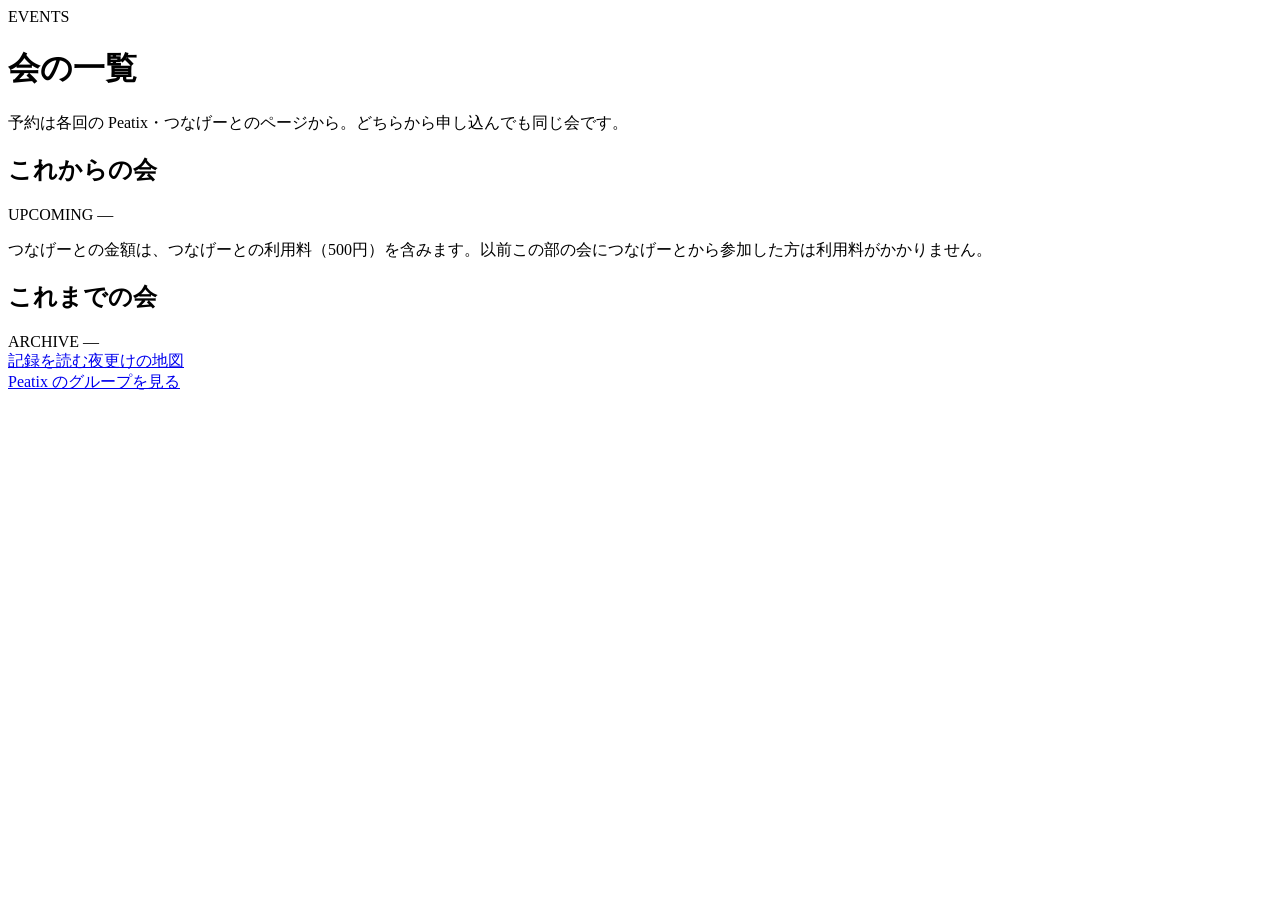
<file: site/events/index.html>
<!doctype html>
<html lang="ja">
<head>
<!--@head-->
<title>会の一覧｜夜更文化部</title>
<meta name="description" content="夜更文化部のこれからの会と、これまでの会の一覧です。美術館・博物館へ週に1回。">
<!--@jsonld-->
</head>
<body>
<!--@bar-->
<div class="ph">
  <div class="wrap">
    <span class="lab">EVENTS</span>
    <h1>会の一覧</h1>
    <p>予約は各回の Peatix・つなげーとのページから。どちらから申し込んでも同じ会です。</p>
  </div>
</div>

<section class="sec">
  <div class="wrap">
    <div class="head"><h2>これからの会</h2><span class="lab">UPCOMING — <!--@count_up--></span></div>
    <!--@upcoming-->
    <p class="muted" style="margin-top:16px">つなげーとの金額は、つなげーとの利用料（500円）を含みます。以前この部の会につなげーとから参加した方は利用料がかかりません。</p>
  </div>
</section>

<section class="sec paper">
  <div class="wrap">
    <div class="head"><h2>これまでの会</h2><span class="lab">ARCHIVE — <!--@count_past--></span></div>
    <!--@past-->
    <div class="btns"><a class="btn" href="../journal/">記録を読む</a><a class="btn" href="../map/">夜更けの地図</a></div>
  </div>
</section>

<!--@foot-->
<a class="fixed" href="https://peatix.com/group/16564403">Peatix のグループを見る</a>
</body>
</html>
</file>
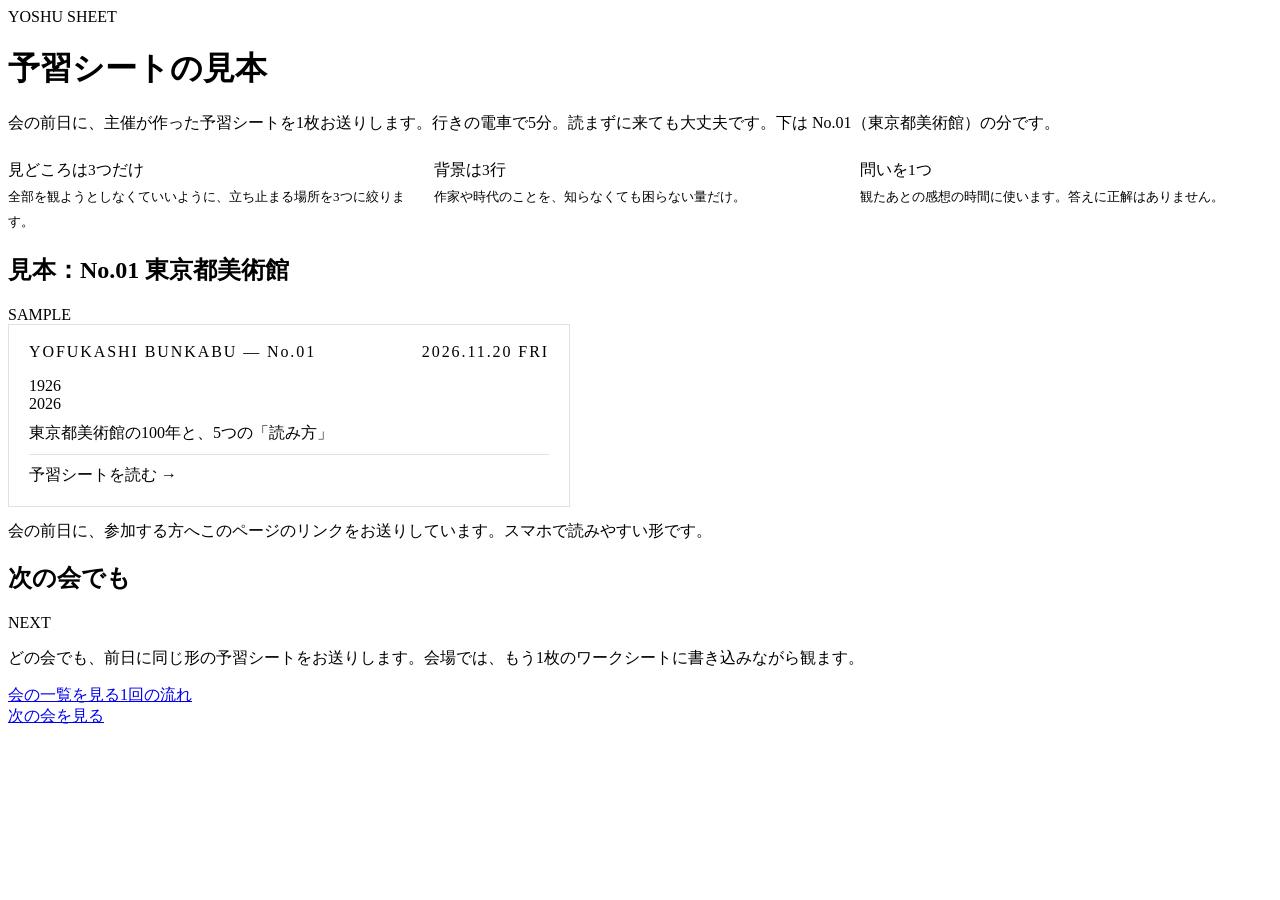
<file: site/yoshu/index.html>
<!doctype html>
<html lang="ja">
<head>
<!--@head-->
<title>予習シートの見本｜夜更文化部</title>
<meta name="description" content="夜更文化部が会の前日に送る予習シートの見本です。見どころ3つ・3行の背景・感想タイムの問い。行きの電車で5分で読めます。">
<style>
/* 予習シートの見本：紙1枚に見える組み（中身は イベント企画/2026-11-20_東京都美術館100周年/予習シート.md） */
.sheet { background: #fff; color: var(--ai); max-width: 680px; margin: 0 auto; padding: clamp(24px, 5vw, 48px); border: 1px solid #1c233822; box-shadow: 0 1px 0 #1c233811, 0 12px 30px -18px #1c233855; }
.sheet .top { display: flex; justify-content: space-between; gap: 12px; font-family: var(--lab); font-size: 10.5px; letter-spacing: .16em; color: var(--haiai); border-bottom: 1px solid var(--ai); padding-bottom: 8px; margin-bottom: 18px; flex-wrap: wrap; }
.sheet h2 { font-size: clamp(20px, 3.6vw, 26px); font-weight: 700; line-height: 1.5; margin: 0 0 6px; letter-spacing: .04em; }
.sheet .ex { font-family: var(--goth); font-size: 12.5px; color: var(--haiai); margin: 0 0 22px; line-height: 1.8; }
.sheet h3 { font-family: var(--lab); font-weight: 400; font-size: 10.5px; letter-spacing: .22em; color: var(--haiai); margin: 26px 0 8px; display: flex; align-items: center; gap: 10px; }
.sheet h3::after { content: ""; flex: 1; height: 1px; background: #1c233822; }
.sheet p { font-size: 14.5px; line-height: 2; margin: 0 0 10px; }
.sheet ol { margin: 0; padding: 0; list-style: none; counter-reset: k; }
.sheet ol li { counter-increment: k; display: grid; grid-template-columns: 36px minmax(0, 1fr); gap: 8px; padding: 10px 0; border-top: 1px dashed #1c233833; font-size: 14.5px; line-height: 1.95; }
.sheet ol li::before { content: counter(k); font-family: var(--num); font-size: 30px; line-height: 1; }
.sheet ol li b { font-weight: 700; }
.sheet ul { margin: 0; padding: 0 0 0 1.1em; font-size: 14px; line-height: 1.95; }
.sheet .q { background: var(--ai); color: var(--kinari); padding: 18px 20px; font-size: 16px; line-height: 1.9; margin: 4px 0 0; }
.sheet .q::before { content: "Q."; font-family: var(--num); font-size: 26px; color: var(--gekko); margin-right: 8px; }
.sheet .memo li { font-family: var(--goth); font-size: 13px; }
.sheet .src { font-family: var(--goth); font-size: 11px; color: var(--haiai); border-top: 1px solid #1c233822; margin-top: 26px; padding-top: 10px; line-height: 1.8; overflow-wrap: anywhere; }
.why { display: grid; gap: 14px; grid-template-columns: repeat(auto-fit, minmax(min(100%, 200px), 1fr)); margin-bottom: 8px; }
.why div { border-top: 2px solid var(--ai); padding-top: 10px; }
.why b { display: block; font-size: 15.5px; font-weight: 500; margin-bottom: 4px; }
.why span { font-family: var(--goth); font-size: 13px; line-height: 1.9; color: var(--haiai); }
.yo-card { display: grid; gap: 10px; background: #fff; color: var(--ai); text-decoration: none; padding: 18px 20px 20px; border: 1px solid #1c233822; max-width: 520px; }
.yo-card:hover { border-color: var(--ai); }
.yo-strip { display: flex; justify-content: space-between; gap: 8px; font: 500 10px var(--lab); letter-spacing: .12em; border-bottom: 1px solid var(--ai); padding-bottom: 6px; }
.yo-years { font: 400 56px/.86 "Anton", var(--num); }
.yo-t { font: 900 19px/1.45 var(--min); }
.yo-more { font: 700 13px var(--goth); border-top: 1px solid #1c233822; padding-top: 10px; }
</style>
<link rel="stylesheet" href="https://fonts.googleapis.com/css2?family=Anton&display=swap">
</head>
<body>
<!--@bar-->
<div class="ph">
  <div class="wrap">
    <span class="lab">YOSHU SHEET</span>
    <h1>予習シートの見本</h1>
    <p>会の前日に、主催が作った予習シートを1枚お送りします。行きの電車で5分。読まずに来ても大丈夫です。下は No.01（東京都美術館）の分です。</p>
  </div>
</div>

<section class="sec">
  <div class="wrap">
    <div class="why">
      <div><b>見どころは3つだけ</b><span>全部を観ようとしなくていいように、立ち止まる場所を3つに絞ります。</span></div>
      <div><b>背景は3行</b><span>作家や時代のことを、知らなくても困らない量だけ。</span></div>
      <div><b>問いを1つ</b><span>観たあとの感想の時間に使います。答えに正解はありません。</span></div>
    </div>
  </div>
</section>

<section class="sec paper">
  <div class="wrap">
    <div class="head"><h2>見本：No.01 東京都美術館</h2><span class="lab">SAMPLE</span></div>
    <a class="yo-card" href="01/">
      <span class="yo-strip"><span>YOFUKASHI BUNKABU — No.01</span><span>2026.11.20 FRI</span></span>
      <span class="yo-years">1926<br>2026</span>
      <span class="yo-t">東京都美術館の100年と、5つの「読み方」</span>
      <span class="yo-more">予習シートを読む →</span>
    </a>
    <p class="muted" style="margin-top:14px">会の前日に、参加する方へこのページのリンクをお送りしています。スマホで読みやすい形です。</p>
  </div>
</section>

<section class="sec dark">
  <div class="wrap">
    <div class="head"><h2>次の会でも</h2><span class="lab">NEXT</span></div>
    <p>どの会でも、前日に同じ形の予習シートをお送りします。会場では、もう1枚のワークシートに書き込みながら観ます。</p>
    <div class="btns"><a class="btn fill" href="../events/">会の一覧を見る</a><a class="btn" href="../#flow">1回の流れ</a></div>
  </div>
</section>

<!--@foot-->
<a class="fixed" href="../events/">次の会を見る</a>
</body>
</html>
</file>
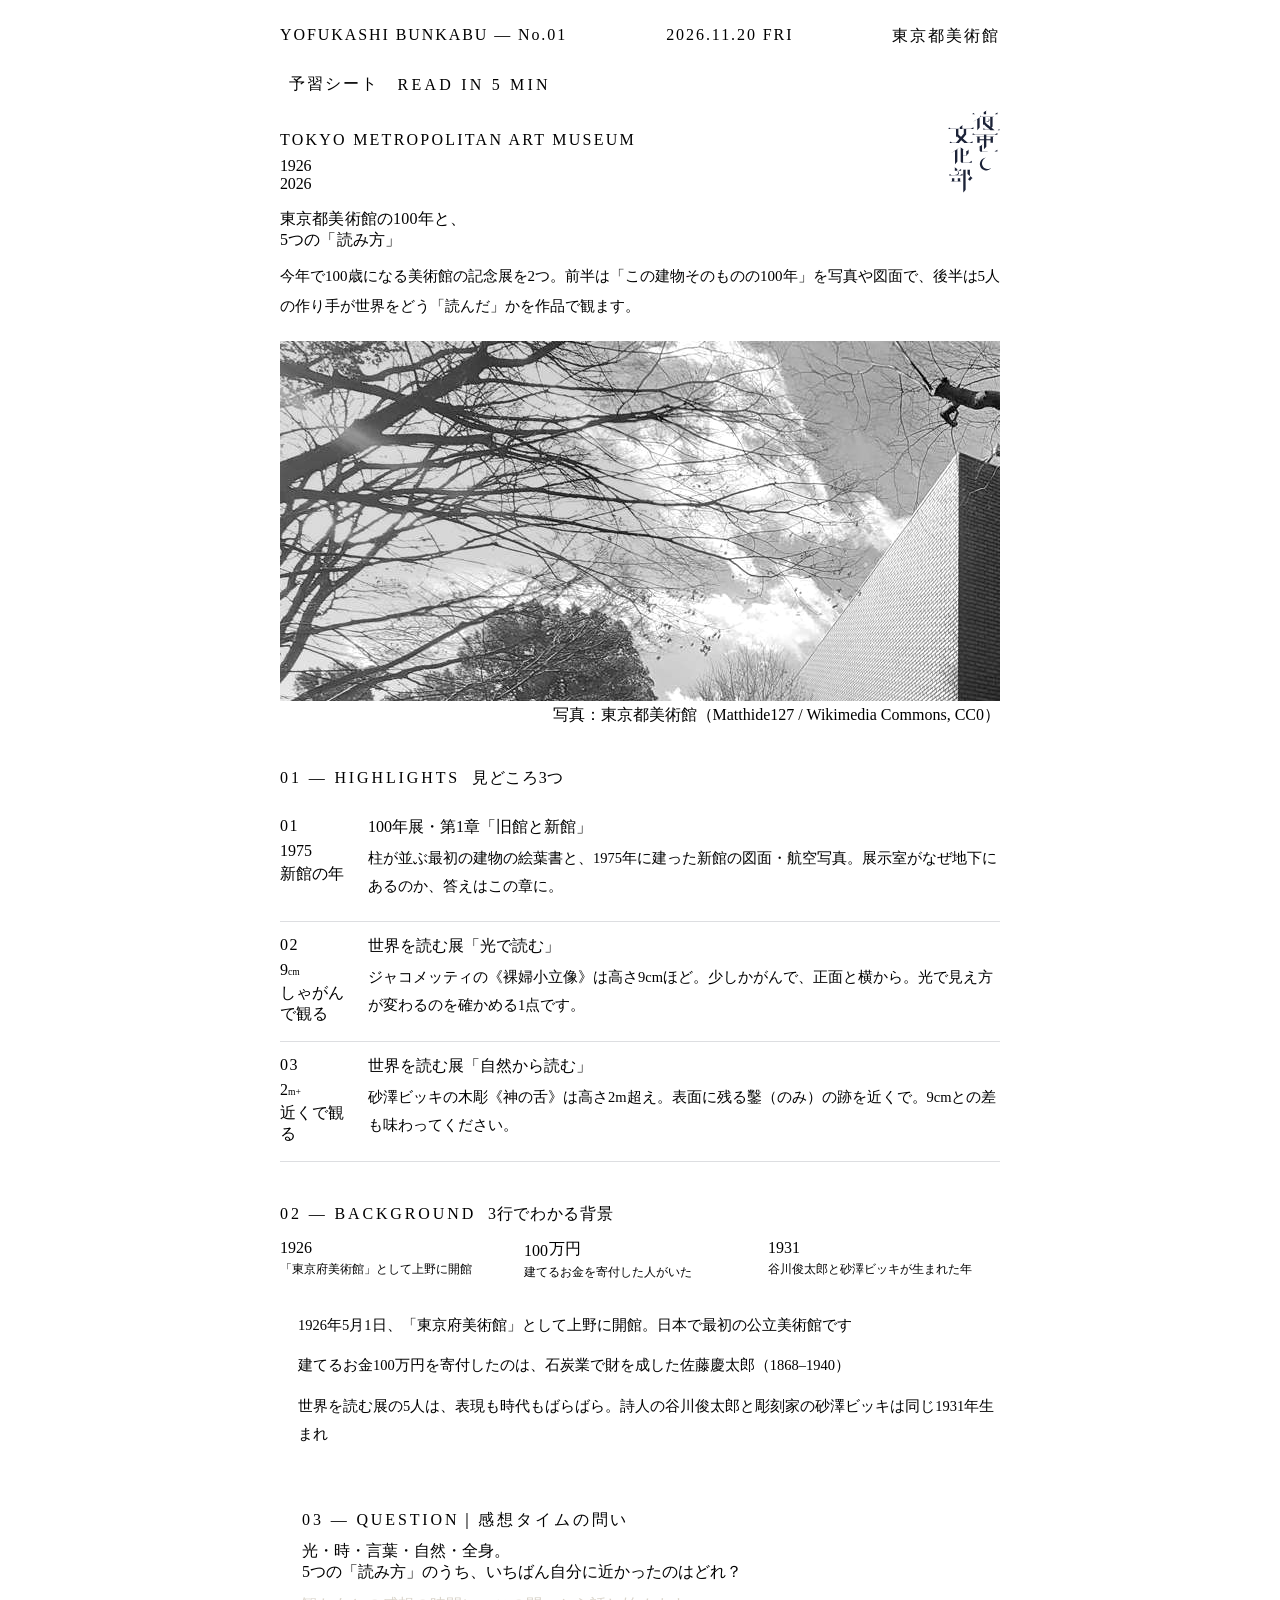
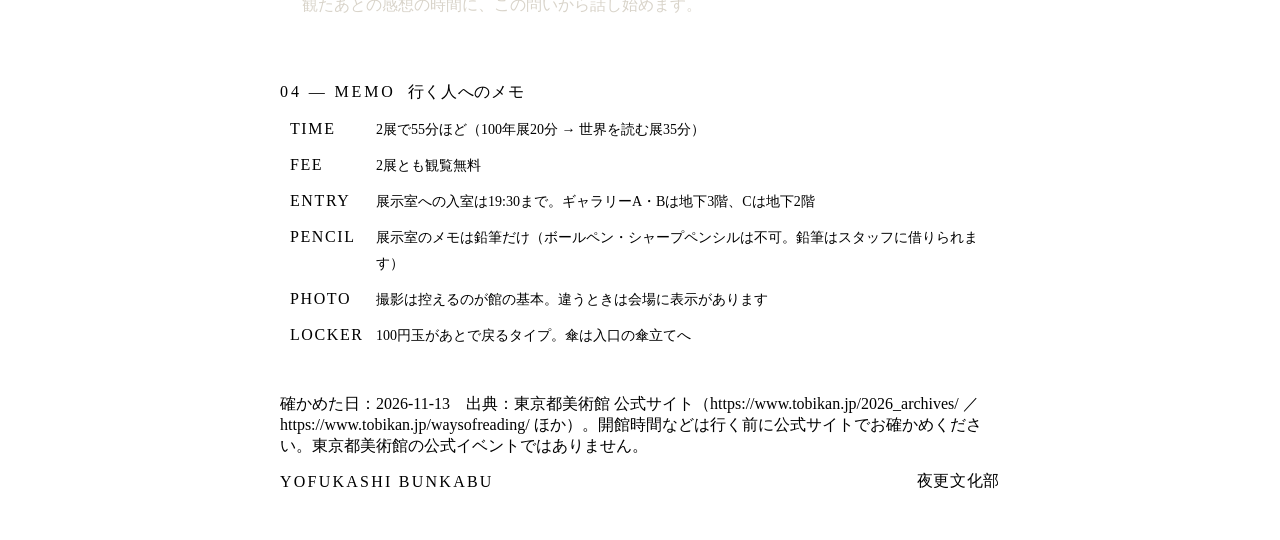
<file: site/yoshu/01/index.html>
<!doctype html>
<html lang="ja">
<head>
<!--@head-->
<title>予習シート No.01 東京都美術館｜夜更文化部</title>
<meta name="description" content="夜更文化部 No.01（2026年11月20日）の予習シート。東京都美術館の100年と、5つの「読み方」。行きの電車で5分で読めます。">
<meta name="robots" content="noindex">
<link rel="stylesheet" href="https://fonts.googleapis.com/css2?family=Anton&display=swap">
<style>
/* 予習シート：会場で使うワークシート（案D 美術館の雑誌）と対になる「読みもの」。
   巨大な年号＋白黒の外観写真＋細い罫線と英字の小見出し＋数字の帯。スマホで電車の中で読む前提で縦に流す */
body { background: #fff; }
.sheet { max-width: 720px; margin: 0 auto; padding: 18px max(18px, env(safe-area-inset-left)) 40px; color: var(--ai); font-family: var(--min); }
.strip { display: flex; justify-content: space-between; gap: 8px; white-space: nowrap; font: 500 10.5px/1.4 var(--lab); letter-spacing: .12em; border-bottom: 1px solid var(--ai); padding-bottom: 7px; }
@media (max-width: 420px) { .strip span:last-child { display: none; } }
.kicker { display: flex; align-items: center; gap: 10px; margin-top: 18px; font: 500 10.5px var(--lab); letter-spacing: .2em; color: var(--haiai); }
.kicker b { font: 900 12px var(--min); letter-spacing: .12em; color: var(--ai); border: 1px solid var(--ai); padding: 2px 9px 3px; }
.top { display: grid; grid-template-columns: auto minmax(0, 1fr); gap: 16px; align-items: end; margin-top: 12px; }
.years { font: 400 clamp(58px, 17vw, 96px)/.84 "Anton", var(--num); letter-spacing: -.01em; }
.years small { display: block; font: 500 9.5px var(--lab); letter-spacing: .14em; color: var(--haiai); margin-bottom: 8px; }
.logo { width: 52px; justify-self: end; align-self: start; }
h1 { font: 900 clamp(23px, 6.2vw, 32px)/1.38 var(--min); letter-spacing: .01em; margin: 16px 0 0; word-break: auto-phrase; }
.lead { font-size: 15px; line-height: 2; margin: 10px 0 0; }
.photo { position: relative; aspect-ratio: 16 / 8; margin: 20px calc(-1 * max(18px, env(safe-area-inset-left))) 0; background: var(--ai) center 40% / cover no-repeat; filter: grayscale(1) contrast(1.05); }
.photo::after { content: ""; position: absolute; inset: 0; background: var(--ai); mix-blend-mode: screen; opacity: .22; }
.credit { font: 400 10px var(--goth); color: var(--yogiri); text-align: right; margin-top: 4px; }
@media (min-width: 760px) { .photo { margin-left: 0; margin-right: 0; } }

.sec { padding: 0; margin-top: 34px; }
.sh { display: flex; align-items: baseline; gap: 12px; border-top: 2px solid var(--ai); padding-top: 8px; margin-bottom: 14px; }
.sh i { font: 500 10.5px var(--lab); font-style: normal; letter-spacing: .18em; color: var(--haiai); }
.sh h2 { margin: 0; font: 900 18px var(--min); letter-spacing: .04em; }

/* 見どころ：番号と「数字の手がかり」を大きく */
.hl { display: grid; gap: 0; }
.hl article { display: grid; grid-template-columns: 74px minmax(0, 1fr); gap: 4px 14px; padding: 14px 0 16px; border-bottom: 1px solid #1c233826; }
.hl .no { font: 400 13px var(--lab); letter-spacing: .1em; color: var(--haiai); }
.hl .big { grid-row: 2 / span 2; font: 400 34px/1 "Anton", var(--num); align-self: start; }
.hl .big small { display: block; font: 700 10.5px/1.5 var(--min); letter-spacing: 0; color: var(--haiai); margin-top: 4px; }
.hl h3 { margin: 0; font: 900 16px/1.5 var(--min); grid-column: 2; }
.hl p { margin: 2px 0 0; font-size: 14.5px; line-height: 1.95; grid-column: 2; }
.hl .where { grid-column: 2; font: 500 10.5px var(--lab); letter-spacing: .08em; color: var(--haiai); }

/* 背景：数字の帯＋3行 */
.nums { display: grid; grid-template-columns: repeat(3, minmax(0, 1fr)); gap: 12px; padding-bottom: 12px; border-bottom: 1px solid var(--ai); }
.num b { display: block; white-space: nowrap; font: 400 clamp(26px, 7vw, 34px)/1 "Anton", var(--num); }
.num b .jp { font: 900 .55em var(--min); margin: 0 .05em; vertical-align: .14em; }
.num > span { font-size: 11.5px; line-height: 1.5; color: var(--haiai); display: block; margin-top: 4px; }
.bg { list-style: none; margin: 12px 0 0; padding: 0; }
.bg li { font-size: 14.5px; line-height: 1.95; padding: 6px 0 6px 18px; position: relative; }
.bg li::before { content: ""; position: absolute; left: 2px; top: 17px; width: 8px; height: 1px; background: var(--ai); }

/* 問い：濃藍の箱 */
.q { background: var(--ai); color: var(--kinari); padding: 22px 22px 24px; position: relative; overflow: hidden; }
.q::after { content: ""; position: absolute; right: -78px; top: -78px; width: 150px; height: 150px; border: 1px solid var(--gekko); border-radius: 50%; opacity: .45; }
.q i { font: 500 10.5px var(--lab); font-style: normal; letter-spacing: .18em; color: var(--gekko); }
.q p { position: relative; margin: 10px 0 0; font: 700 clamp(18px, 5vw, 22px)/1.75 var(--min); }
.q small { display: block; margin-top: 12px; font: 400 12.5px/1.8 var(--goth); color: #d9d4ca; }

/* メモ：ワークシートと同じ「月光の縦線＋英字ラベル」 */
.memo { display: grid; gap: 10px; margin: 0; }
.memo div { display: grid; grid-template-columns: 74px minmax(0, 1fr); gap: 12px; align-items: baseline; border-left: 3px solid var(--gekko); padding-left: 10px; }
.memo dt { font: 500 10.5px var(--lab); letter-spacing: .1em; color: var(--haiai); }
.memo dd { margin: 0; font-size: 14px; line-height: 1.85; }

.end { margin-top: 34px; border-top: 1px solid var(--ai); padding-top: 12px; font: 400 11px/1.9 var(--goth); color: var(--haiai); overflow-wrap: anywhere; }
.end a { color: inherit; }
.end .sig { display: flex; justify-content: space-between; align-items: center; margin-top: 14px; font: 500 10.5px var(--lab); letter-spacing: .14em; color: var(--ai); }
.end .sig a { font: 700 12.5px var(--min); letter-spacing: .04em; text-decoration: none; border-bottom: 1px solid var(--ai); }
@media print { .sheet { max-width: none; } .photo { margin: 16px 0 0; } }
</style>
</head>
<body>
<article class="sheet">
  <div class="strip"><span>YOFUKASHI BUNKABU — No.01</span><span>2026.11.20 FRI</span><span>東京都美術館</span></div>
  <div class="kicker"><b>予習シート</b><span>READ IN 5 MIN</span></div>

  <div class="top">
    <div class="years"><small>TOKYO METROPOLITAN ART MUSEUM</small>1926<br>2026</div>
    <img class="logo" src="../../assets/logo_ai.svg" alt="夜更文化部">
  </div>
  <h1>東京都美術館の100年と、<br>5つの「読み方」</h1>
  <p class="lead">今年で100歳になる美術館の記念展を2つ。前半は「この建物そのものの100年」を写真や図面で、後半は5人の作り手が世界をどう「読んだ」かを作品で観ます。</p>

  <div class="photo" style="background-image:url('../../assets/hero_tobikan.jpg')" role="img" aria-label="東京都美術館の外観"></div>
  <p class="credit">写真：東京都美術館（Matthide127 / Wikimedia Commons, CC0）</p>

  <section class="sec">
    <div class="sh"><i>01 — HIGHLIGHTS</i><h2>見どころ3つ</h2></div>
    <div class="hl">
      <article><span class="no">01</span><span class="big">1975<small>新館の年</small></span><h3>100年展・第1章「旧館と新館」</h3><p>柱が並ぶ最初の建物の絵葉書と、1975年に建った新館の図面・航空写真。展示室がなぜ地下にあるのか、答えはこの章に。</p></article>
      <article><span class="no">02</span><span class="big">9<span style="font-size:.6em">cm</span><small>しゃがんで観る</small></span><h3>世界を読む展「光で読む」</h3><p>ジャコメッティの《裸婦小立像》は高さ9cmほど。少しかがんで、正面と横から。光で見え方が変わるのを確かめる1点です。</p></article>
      <article><span class="no">03</span><span class="big">2<span style="font-size:.6em">m+</span><small>近くで観る</small></span><h3>世界を読む展「自然から読む」</h3><p>砂澤ビッキの木彫《神の舌》は高さ2m超え。表面に残る鑿（のみ）の跡を近くで。9cmとの差も味わってください。</p></article>
    </div>
  </section>

  <section class="sec">
    <div class="sh"><i>02 — BACKGROUND</i><h2>3行でわかる背景</h2></div>
    <div class="nums">
      <div class="num"><b>1926</b><span>「東京府美術館」として上野に開館</span></div>
      <div class="num"><b>100<span class="jp">万円</span></b><span>建てるお金を寄付した人がいた</span></div>
      <div class="num"><b>1931</b><span>谷川俊太郎と砂澤ビッキが生まれた年</span></div>
    </div>
    <ul class="bg">
      <li>1926年5月1日、「東京府美術館」として上野に開館。日本で最初の公立美術館です</li>
      <li>建てるお金100万円を寄付したのは、石炭業で財を成した佐藤慶太郎（1868–1940）</li>
      <li>世界を読む展の5人は、表現も時代もばらばら。詩人の谷川俊太郎と彫刻家の砂澤ビッキは同じ1931年生まれ</li>
    </ul>
  </section>

  <section class="sec">
    <div class="q"><i>03 — QUESTION｜感想タイムの問い</i><p>光・時・言葉・自然・全身。<br>5つの「読み方」のうち、いちばん自分に近かったのはどれ？</p><small>観たあとの感想の時間に、この問いから話し始めます。</small></div>
  </section>

  <section class="sec">
    <div class="sh"><i>04 — MEMO</i><h2>行く人へのメモ</h2></div>
    <dl class="memo">
      <div><dt>TIME</dt><dd>2展で55分ほど（100年展20分 → 世界を読む展35分）</dd></div>
      <div><dt>FEE</dt><dd>2展とも観覧無料</dd></div>
      <div><dt>ENTRY</dt><dd>展示室への入室は19:30まで。ギャラリーA・Bは地下3階、Cは地下2階</dd></div>
      <div><dt>PENCIL</dt><dd>展示室のメモは鉛筆だけ（ボールペン・シャープペンシルは不可。鉛筆はスタッフに借りられます）</dd></div>
      <div><dt>PHOTO</dt><dd>撮影は控えるのが館の基本。違うときは会場に表示があります</dd></div>
      <div><dt>LOCKER</dt><dd>100円玉があとで戻るタイプ。傘は入口の傘立てへ</dd></div>
    </dl>
  </section>

  <footer class="end">
    確かめた日：2026-11-13　出典：東京都美術館 公式サイト（https://www.tobikan.jp/2026_archives/ ／ https://www.tobikan.jp/waysofreading/ ほか）。開館時間などは行く前に公式サイトでお確かめください。東京都美術館の公式イベントではありません。
    <div class="sig"><span>YOFUKASHI BUNKABU</span><a href="../../">夜更文化部</a></div>
  </footer>
</article>
</body>
</html>
</file>
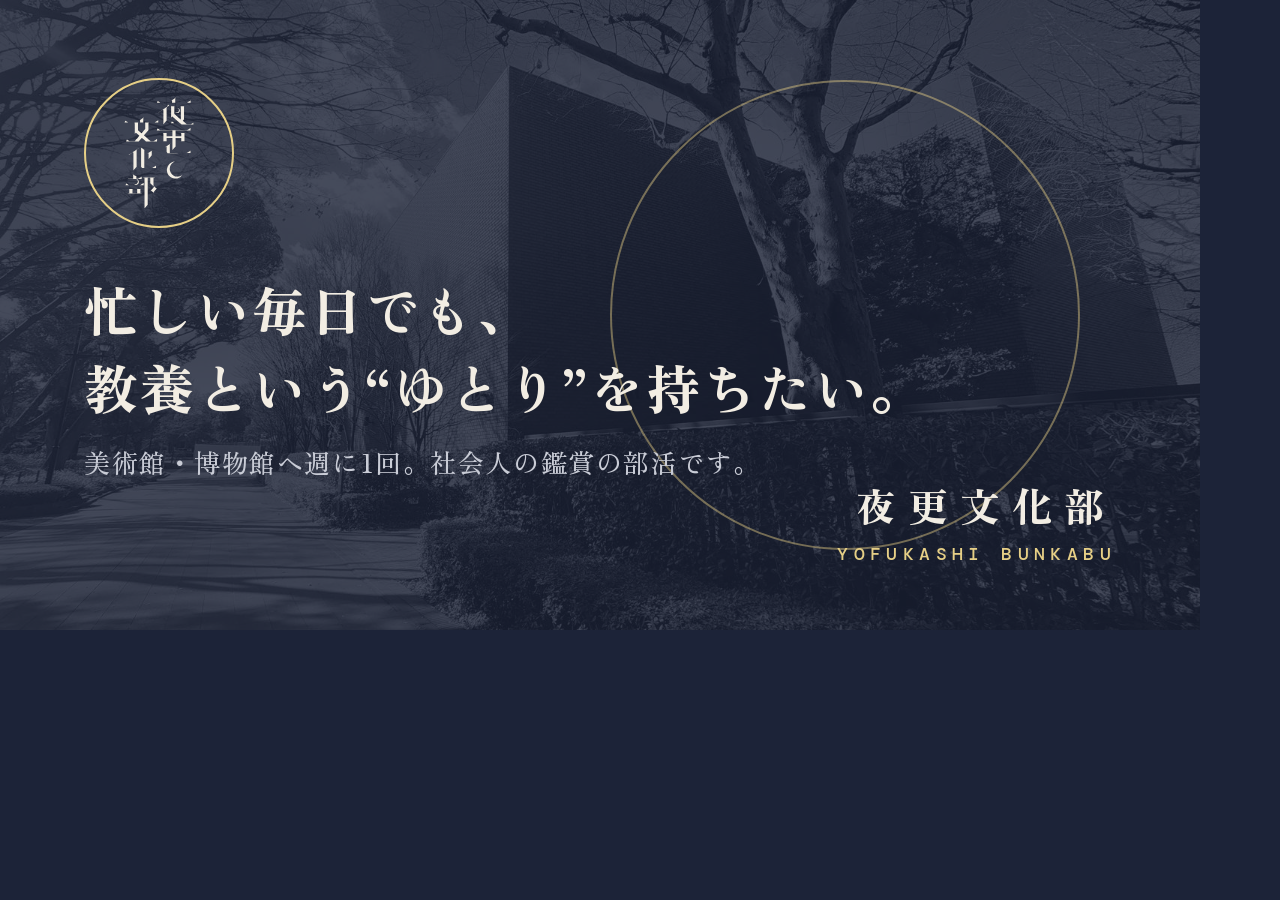
<file: tools/ogp.html>
<!doctype html><html lang="ja"><head><meta charset="utf-8">
<link href="https://fonts.googleapis.com/css2?family=Zen+Old+Mincho:wght@500;900&family=DM+Mono:wght@500&display=swap" rel="stylesheet">
<style>
/* 共有したときに出る画像（OGP 1200×630）。python3 tools/make_ogp.py で site/assets/ogp.png に書き出す */
*{margin:0;padding:0;box-sizing:border-box}
html,body{width:1200px;height:630px}
body{background:#1C2338;color:#F2EDE3;font-family:"Zen Old Mincho",serif;font-feature-settings:"palt";position:relative;overflow:hidden}
.photo{position:absolute;inset:0;background:url(../site/assets/hero_tobikan.jpg) center 40%/cover;filter:grayscale(1) brightness(.85);opacity:.22}
.ring{position:absolute;right:120px;top:50%;width:470px;height:470px;margin-top:-235px;border:2px solid #E6CF86;border-radius:50%;opacity:.45}
.logo{position:absolute;left:84px;top:78px;width:150px;height:150px;border:2px solid #E6CF86;border-radius:50%;display:grid;place-items:center}
.logo img{height:112px}
.copy{position:absolute;left:84px;top:270px;font:900 54px/1.45 "Zen Old Mincho";letter-spacing:.04em}
.copy small{display:block;font:500 26px/1.6 "Zen Old Mincho";color:#C9CCD6;letter-spacing:.06em;margin-top:14px}
.name{position:absolute;right:84px;bottom:64px;text-align:right;font:900 40px "Zen Old Mincho";letter-spacing:.3em}
.name span{display:block;font:500 18px "DM Mono";letter-spacing:.3em;color:#E6CF86;margin-top:8px}
</style></head><body>
<div class="photo"></div><div class="ring"></div>
<div class="logo"><img src="../site/assets/logo.svg" alt=""></div>
<p class="copy">忙しい毎日でも、<br>教養という“ゆとり”を持ちたい。<small>美術館・博物館へ週に1回。社会人の鑑賞の部活です。</small></p>
<div class="name">夜更文化部<span>YOFUKASHI BUNKABU</span></div>
</body></html>
</file>
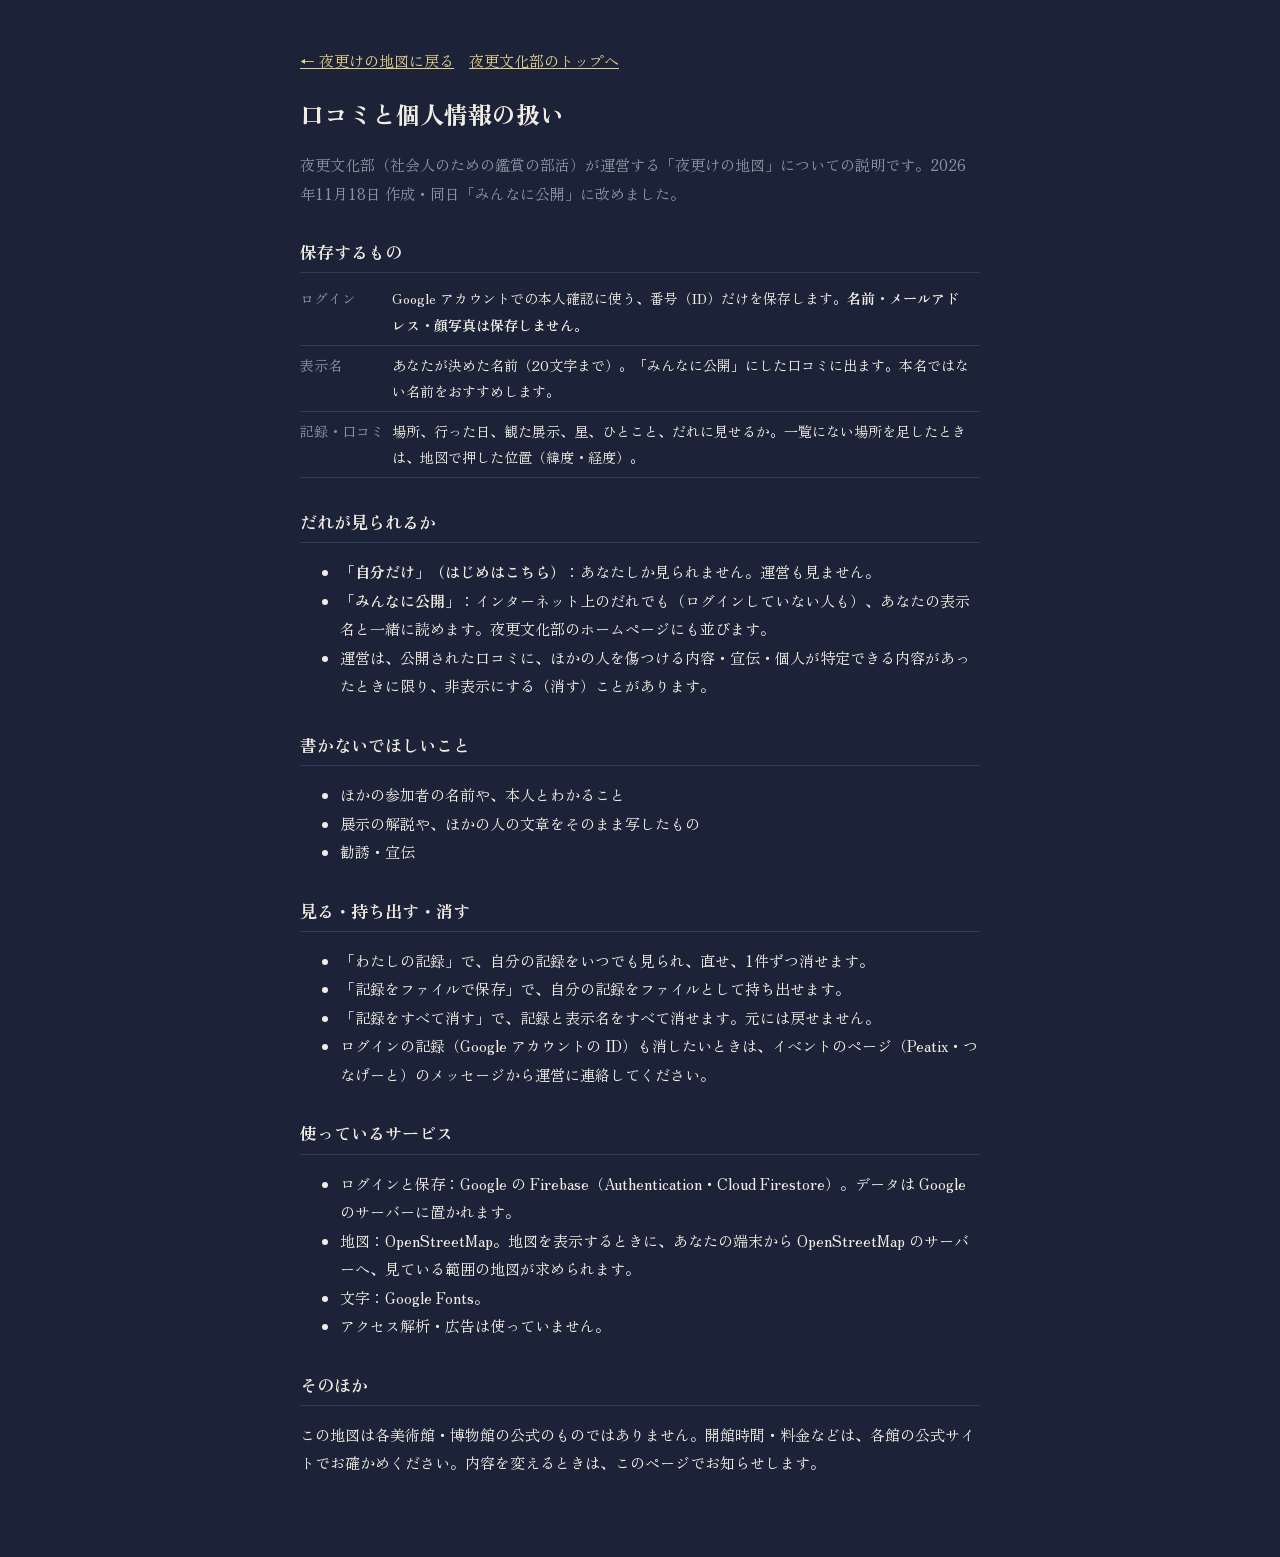
<file: site/map/privacy.html>
<!doctype html>
<html lang="ja">
<head>
<meta charset="utf-8">
<meta name="viewport" content="width=device-width,initial-scale=1,viewport-fit=cover">
<title>口コミと個人情報の扱い｜夜更けの地図</title>
<link rel="icon" href="logo.svg">
<link rel="preconnect" href="https://fonts.googleapis.com">
<link rel="preconnect" href="https://fonts.gstatic.com" crossorigin>
<link rel="stylesheet" href="https://fonts.googleapis.com/css2?family=Zen+Old+Mincho:wght@400;700;900&display=swap">
<style>
:root { --ai: #1C2338; --ai3: #313a57; --kinari: #F2EDE3; --gekko: #E6CF86; --yogiri: #8C93A3; color-scheme: dark; }
body { margin: 0; background: var(--ai); color: var(--kinari); font-family: "Zen Old Mincho", "Hiragino Mincho ProN", serif; font-size: 15px; line-height: 1.9; font-feature-settings: "palt"; }
main { max-width: 680px; margin: 0 auto; padding: 32px max(16px, env(safe-area-inset-left)) 64px; }
h1 { font-size: 24px; font-weight: 900; margin: 0 0 4px; }
h2 { font-size: 17px; margin: 28px 0 6px; border-bottom: 1px solid var(--ai3); padding-bottom: 4px; }
p, li { overflow-wrap: anywhere; }
small, .muted { color: var(--yogiri); }
a { color: var(--gekko); }
table { border-collapse: collapse; width: 100%; font-size: 14px; }
th, td { border-bottom: 1px solid var(--ai3); padding: 6px 8px 6px 0; text-align: left; vertical-align: top; }
th { color: var(--yogiri); font-weight: 400; white-space: nowrap; }
</style>
</head>
<body>
<main>
  <p><a href="./">← 夜更けの地図に戻る</a>　<a href="../">夜更文化部のトップへ</a></p>
  <h1>口コミと個人情報の扱い</h1>
  <p class="muted">夜更文化部（社会人のための鑑賞の部活）が運営する「夜更けの地図」についての説明です。2026年11月18日 作成・同日「みんなに公開」に改めました。</p>

  <h2>保存するもの</h2>
  <table>
    <tr><th>ログイン</th><td>Google アカウントでの本人確認に使う、番号（ID）だけを保存します。<b>名前・メールアドレス・顔写真は保存しません。</b></td></tr>
    <tr><th>表示名</th><td>あなたが決めた名前（20文字まで）。「みんなに公開」にした口コミに出ます。本名ではない名前をおすすめします。</td></tr>
    <tr><th>記録・口コミ</th><td>場所、行った日、観た展示、星、ひとこと、だれに見せるか。一覧にない場所を足したときは、地図で押した位置（緯度・経度）。</td></tr>
  </table>

  <h2>だれが見られるか</h2>
  <ul>
    <li><b>「自分だけ」（はじめはこちら）</b>：あなたしか見られません。運営も見ません。</li>
    <li><b>「みんなに公開」</b>：インターネット上のだれでも（ログインしていない人も）、あなたの表示名と一緒に読めます。夜更文化部のホームページにも並びます。</li>
    <li>運営は、公開された口コミに、ほかの人を傷つける内容・宣伝・個人が特定できる内容があったときに限り、非表示にする（消す）ことがあります。</li>
  </ul>

  <h2>書かないでほしいこと</h2>
  <ul>
    <li>ほかの参加者の名前や、本人とわかること</li>
    <li>展示の解説や、ほかの人の文章をそのまま写したもの</li>
    <li>勧誘・宣伝</li>
  </ul>

  <h2>見る・持ち出す・消す</h2>
  <ul>
    <li>「わたしの記録」で、自分の記録をいつでも見られ、直せ、1件ずつ消せます。</li>
    <li>「記録をファイルで保存」で、自分の記録をファイルとして持ち出せます。</li>
    <li>「記録をすべて消す」で、記録と表示名をすべて消せます。元には戻せません。</li>
    <li>ログインの記録（Google アカウントの ID）も消したいときは、イベントのページ（Peatix・つなげーと）のメッセージから運営に連絡してください。</li>
  </ul>

  <h2>使っているサービス</h2>
  <ul>
    <li>ログインと保存：Google の Firebase（Authentication・Cloud Firestore）。データは Google のサーバーに置かれます。</li>
    <li>地図：OpenStreetMap。地図を表示するときに、あなたの端末から OpenStreetMap のサーバーへ、見ている範囲の地図が求められます。</li>
    <li>文字：Google Fonts。</li>
    <li>アクセス解析・広告は使っていません。</li>
  </ul>

  <h2>そのほか</h2>
  <p>この地図は各美術館・博物館の公式のものではありません。開館時間・料金などは、各館の公式サイトでお確かめください。内容を変えるときは、このページでお知らせします。</p>
</main>
</body>
</html>
</file>
